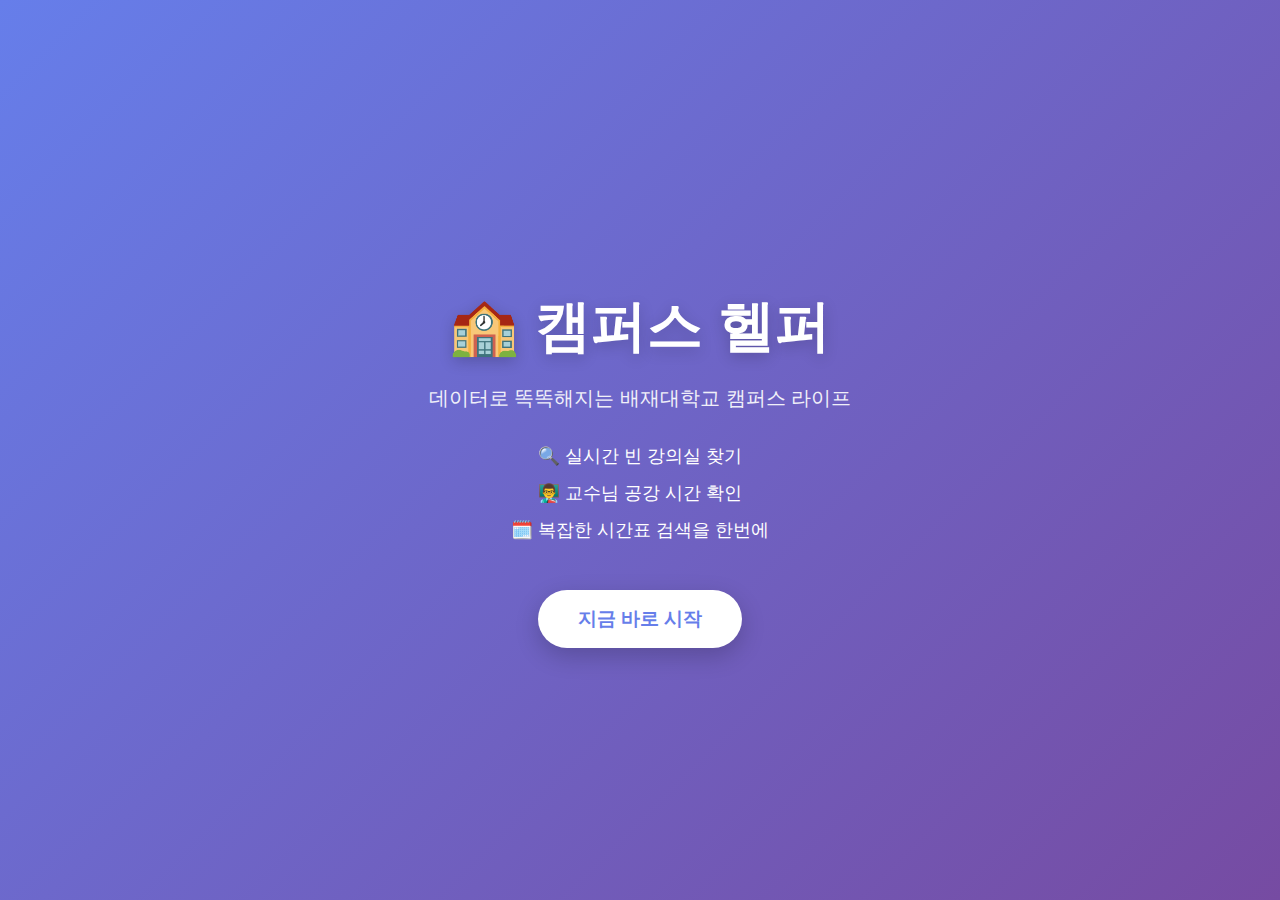
<file: index.html>
<!DOCTYPE html>
<html lang="ko">
<head>
    <meta charset="UTF-8">
    <meta name="viewport" content="width=device-width, initial-scale=1.0">
    <title>캠퍼스 헬퍼 - 배재대학교</title>
    <link rel="stylesheet" href="landing.css">
</head>
<body>
    <div class="landing-container">
        <div class="landing-content">
            <h1 class="landing-title">🏫 캠퍼스 헬퍼</h1>
            <p class="landing-subtitle">데이터로 똑똑해지는 배재대학교 캠퍼스 라이프</p>
            <div class="features">
                <span class="feature">🔍 실시간 빈 강의실 찾기</span>
                <span class="feature">👨‍🏫 교수님 공강 시간 확인</span>
                <span class="feature">🗓️ 복잡한 시간표 검색을 한번에</span>
            </div>
            <a href="app.html" class="landing-button">지금 바로 시작</a>
        </div>
    </div>
</body>
</html>
</file>
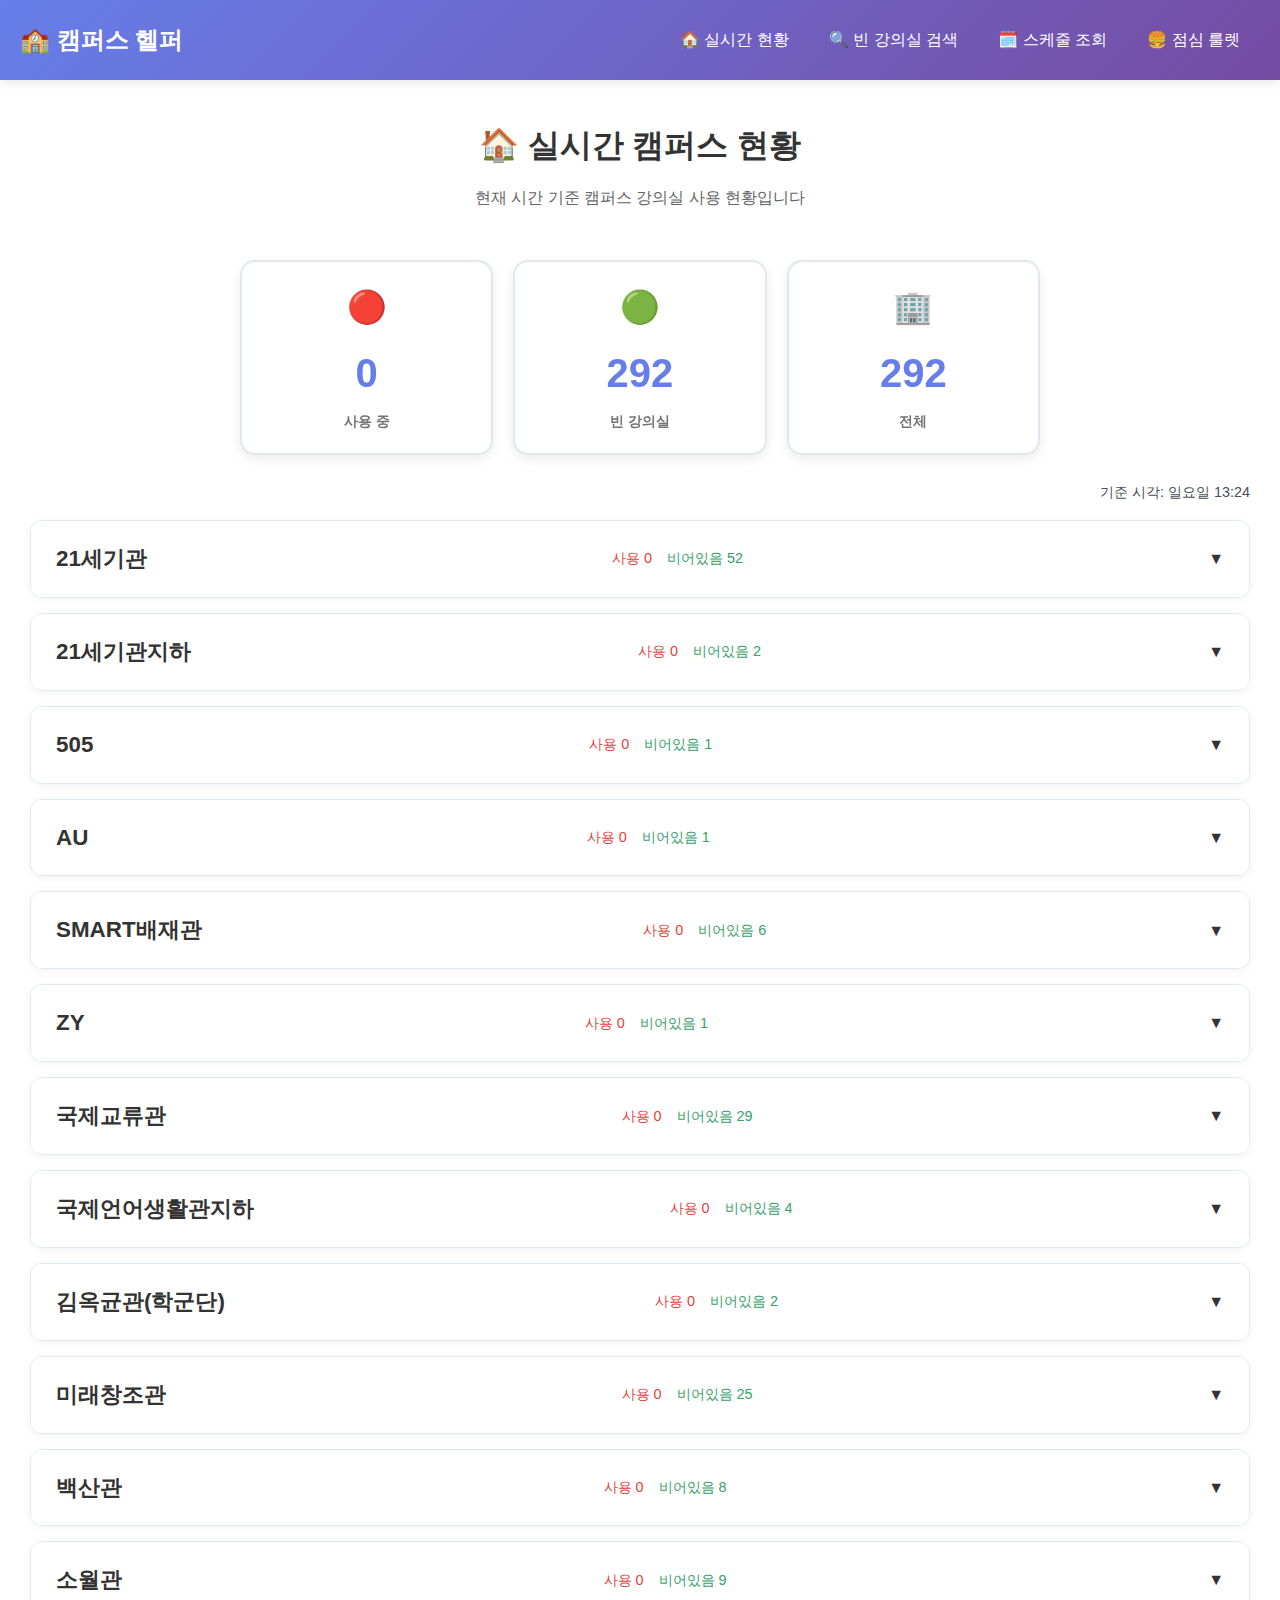
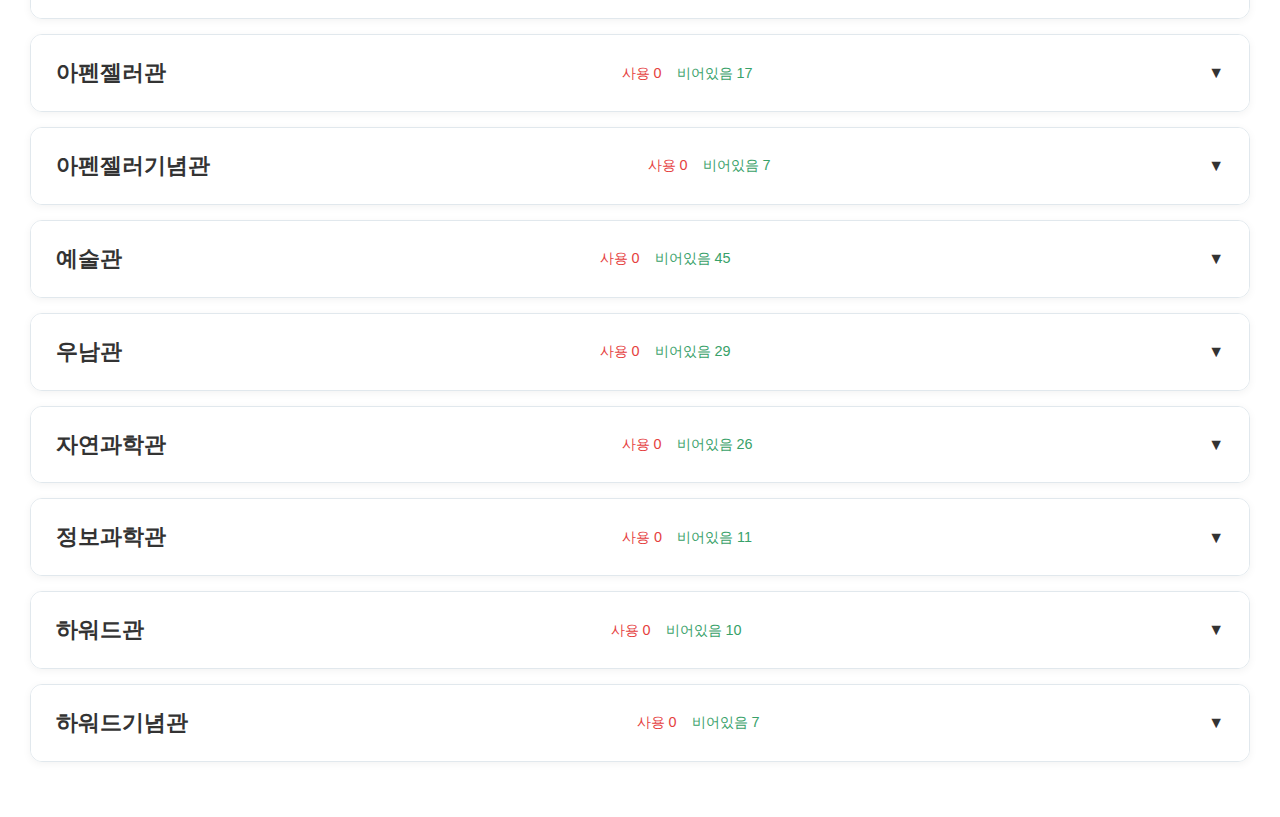
<file: app.html>
<!DOCTYPE html>
<html lang="ko">
<head>
    <meta charset="UTF-8">
    <meta name="viewport" content="width=device-width, initial-scale=1.0">
    <title>캠퍼스 헬퍼 - 배재대학교</title>
    <link rel="stylesheet" href="style.css">
</head>
<body>
    <div id="loading-indicator">
        <div class="spinner"></div>
        <p style="margin-top: 20px; color: #667eea; font-size: 1.1rem; font-weight: 600;">데이터를 불러오는 중...</p>
    </div>
    <div class="container">
        <nav>
            <div class="nav-container">
                <div class="nav-brand" data-target="home" style="cursor: pointer;">🏫 캠퍼스 헬퍼</div>
                <button id="menu-toggle" aria-label="메뉴 열기/닫기" aria-expanded="false">☰</button>
                <ul class="nav-links">
                    <li><a class="nav-link active" data-target="home">🏠 실시간 현황</a></li>
                    <li><a class="nav-link" data-target="search">🔍 빈 강의실 검색</a></li>
                    <li><a class="nav-link" data-target="schedule">🗓️ 스케줄 조회</a></li>
                    <li><a class="nav-link" data-target="roulette">🍔 점심 룰렛</a></li>
                </ul>
            </div>
        </nav>

        <main>
            <!-- 스케줄 조회 섹션 -->
            <section id="schedule" class="section-hidden">
                <h1 class="section-title">🗓️ 스케줄 조회</h1>
                <div class="search-form-container">
                    <div class="schedule-form">
                        <div class="form-group">
                            <label for="schedule-type">검색 유형</label>
                            <select id="schedule-type">
                                <option value="subject">과목명</option>
                                <option value="professor">교수명</option>
                                <option value="classroom">강의실</option>
                            </select>
                        </div>
                        <div class="form-group" id="search-input-group">
                            <label for="schedule-query">검색어</label>
                            <input type="text" id="schedule-query" placeholder="검색어 입력">
                        </div>
                        <div class="form-group" id="professor-select-group" style="display:none;">
                            <label for="professor-select">교수명</label>
                            <select id="professor-select">
                                <option value="">교수님을 선택하세요</option>
                            </select>
                        </div>
                        <div class="form-group" id="schedule-classroom-select-group" style="display:none;">
                            <label for="schedule-classroom-select">강의실</label>
                            <select id="schedule-classroom-select">
                                <option value="">강의실을 선택하세요</option>
                            </select>
                        </div>
                        <div class="form-group">
                            <label for="schedule-day-filter">요일</label>
                            <select id="schedule-day-filter">
                                <option value="">전체</option>
                                <option value="MON">월요일</option>
                                <option value="TUE">화요일</option>
                                <option value="WED">수요일</option>
                                <option value="THU">목요일</option>
                                <option value="FRI">금요일</option>
                                <option value="SAT">토요일</option>
                            </select>
                        </div>
                        <button class="btn" id="schedule-search-button">검색</button>
                    </div>
                </div>
                <div id="schedule-results"></div>
                <div id="online-courses-list"></div>
            </section>
            <!-- 빈 강의실 검색 섹션 -->
            <section id="search" class="section-hidden">
                <h1 class="section-title">🔍 빈 강의실 검색</h1>
                <div class="search-form-container">
                    <div class="search-form">
                        <div class="form-group">
                            <label for="day-select">요일</label>
                            <select id="day-select">
                                <option value="">요일 선택</option>
                                <option value="MON">월요일</option>
                                <option value="TUE">화요일</option>
                                <option value="WED">수요일</option>
                                <option value="THU">목요일</option>
                                <option value="FRI">금요일</option>
                                <option value="SAT">토요일</option>
                            </select>
                        </div>
                        <div class="form-group form-group-full-width">
                            <label for="time-select">시간</label>
                            <select id="time-select">
                                <option value="">시간 선택</option>
                                <option value="09:00">09:00</option>
                                <option value="10:00">10:00</option>
                                <option value="11:00">11:00</option>
                                <option value="12:00">12:00</option>
                                <option value="13:00">13:00</option>
                                <option value="14:00">14:00</option>
                                <option value="15:00">15:00</option>
                                <option value="16:00">16:00</option>
                                <option value="17:00">17:00</option>
                                <option value="18:00">18:00</option>
                                <option value="19:00">19:00</option>
                                <option value="20:00">20:00</option>
                                <option value="21:00">21:00</option>
                            </select>
                            <div class="time-buttons">
                                <button class="time-btn" data-time="09:00">09:00</button>
                                <button class="time-btn" data-time="10:00">10:00</button>
                                <button class="time-btn" data-time="11:00">11:00</button>
                                <button class="time-btn" data-time="12:00">12:00</button>
                                <button class="time-btn" data-time="13:00">13:00</button>
                                <button class="time-btn" data-time="14:00">14:00</button>
                                <button class="time-btn" data-time="15:00">15:00</button>
                                <button class="time-btn" data-time="16:00">16:00</button>
                                <button class="time-btn" data-time="17:00">17:00</button>
                                <button class="time-btn" data-time="18:00">18:00</button>
                                <button class="time-btn" data-time="19:00">19:00</button>
                                <button class="time-btn" data-time="20:00">20:00</button>
                                <button class="time-btn" data-time="21:00">21:00</button>
                            </div>
                        </div>
                        <div class="form-group">
                            <label for="classroom-select">강의실</label>
                            <select id="classroom-select">
                                <option value="">전체 강의실</option>
                            </select>
                        </div>
                        <div class="search-buttons">
                            <button class="btn" id="search-now-button">📍 지금 바로 검색</button>
                            <button class="btn" id="search-button">조건 검색</button>
                        </div>
                    </div>
                </div>
                <div id="search-results"></div>
            </section>

            <!-- 실시간 현황(홈) 섹션 -->
            <section id="home">
                <h1 class="section-title">🏠 실시간 캠퍼스 현황</h1>
                <p class="section-description">현재 시간 기준 캠퍼스 강의실 사용 현황입니다</p>
                <div id="current-stats"></div>
                <div id="current-rooms"></div>
            </section>

            <!-- 점심 룰렛 섹션 -->
            <section id="roulette" class="section-hidden">
                <h1 class="section-title">🍔 점심 룰렛</h1>
                <div class="roulette-intro">
                    <p class="roulette-description">
                        오늘 점심 메뉴를 정하지 못하셨나요?<br>
                        룰렛을 돌려서 맛있는 점심을 추천받아보세요!
                    </p>
                    <button class="btn btn-large" id="roulette-button">🎰 룰렛 돌리기</button>
                </div>
                <div id="roulette-result"></div>
            </section>
        </main>
    </div>

        <script src="script.js"></script>
    <script>
        if ('serviceWorker' in navigator) {
            window.addEventListener('load', () => {
                navigator.serviceWorker.register('/sw.js')
                    .then(registration => {
                        console.log('ServiceWorker registration successful with scope: ', registration.scope);
                    })
                    .catch(err => {
                        console.log('ServiceWorker registration failed: ', err);
                    });
            });
        }
    </script>
</body>
</html>
</file>
<file: landing.css>
body {
    margin: 0;
    font-family: 'Segoe UI', Tahoma, Geneva, Verdana, sans-serif;
    background: linear-gradient(135deg, #667eea 0%, #764ba2 100%);
    color: white;
    display: flex;
    justify-content: center;
    align-items: center;
    min-height: 100vh;
    text-align: center;
}

.landing-container {
    animation: fadeIn 1.5s ease-in-out;
}

.landing-title {
    font-size: 3.5rem;
    font-weight: 700;
    margin-bottom: 1rem;
    text-shadow: 0 4px 15px rgba(0,0,0,0.2);
}

.landing-subtitle {
    font-size: 1.25rem;
    margin-bottom: 2rem;
    opacity: 0.9;
}

.features {
    display: flex;
    flex-direction: column;
    gap: 0.8rem;
    margin-bottom: 3rem;
    font-size: 1.1rem;
    font-weight: 500;
}

.landing-button {
    display: inline-block;
    background: white;
    color: #667eea;
    padding: 1rem 2.5rem;
    border-radius: 50px;
    text-decoration: none;
    font-size: 1.2rem;
    font-weight: 600;
    box-shadow: 0 8px 25px rgba(0,0,0,0.2);
    transition: all 0.3s ease;
}

.landing-button:hover {
    transform: translateY(-5px);
    box-shadow: 0 12px 30px rgba(0,0,0,0.3);
}

@keyframes fadeIn {
    from { opacity: 0; transform: translateY(20px); }
    to { opacity: 1; transform: translateY(0); }
}

@media (max-width: 768px) {
    .landing-title {
        font-size: 2.5rem;
    }
    .landing-subtitle {
        font-size: 1rem;
    }
    .landing-button {
        padding: 0.8rem 2rem;
        font-size: 1rem;
    }
}
</file>
<file: style.css>
* {
            margin: 0;
            padding: 0;
            box-sizing: border-box;
        }

        html {
            overflow-y: auto;
            overflow-x: hidden;
        }

        body {
            font-family: 'Segoe UI', Tahoma, Geneva, Verdana, sans-serif;
            line-height: 1.6;
            color: #333;
            background: linear-gradient(135deg, #667eea 0%, #764ba2 100%);
            min-height: 100vh;
        }

        .container {
            max-width: 1400px;
            margin: 0 auto;
            background: white;
            min-height: 100vh;
            box-shadow: 0 0 30px rgba(0,0,0,0.1);
            overflow: visible;
        }

        /* Navigation Styles */
        nav {
            background: linear-gradient(135deg, #667eea 0%, #764ba2 100%);
            padding: 0;
            box-shadow: 0 2px 10px rgba(0,0,0,0.1);
        }

        .nav-container {
            display: flex;
            justify-content: space-between;
            align-items: center;
            padding: 15px 20px;
        }

        .nav-brand {
            color: white;
            font-size: 1.5rem;
            font-weight: 700;
        }

        .nav-links {
            display: flex;
            gap: 0;
            list-style: none;
        }

        .nav-link {
            padding: 12px 20px;
            color: white;
            text-decoration: none;
            cursor: pointer;
            transition: all 0.3s ease;
            border-radius: 8px;
            font-weight: 500;
            display: flex;
            align-items: center;
            gap: 8px;
        }

        .nav-link:hover {
            background: rgba(255,255,255,0.2);
            transform: translateY(-2px);
        }

        .nav-link.active {
            background: rgba(255,255,255,0.3);
            box-shadow: 0 2px 8px rgba(0,0,0,0.2);
        }

        /* Main Content Styles */
        main {
            padding: 40px 30px;
        }

        .section-hidden {
            display: none !important;
        }

        section {
            display: block;
            animation: fadeIn 0.5s ease-in-out;
        }

        @keyframes fadeIn {
            from { opacity: 0; transform: translateY(20px); }
            to { opacity: 1; transform: translateY(0); }
        }

        .section-title {
            font-size: 2rem;
            margin-bottom: 15px;
            color: #333;
            text-align: center;
            font-weight: 700;
        }

        .section-description {
            text-align: center;
            color: #666;
            font-size: 1rem;
            margin-bottom: 30px;
            line-height: 1.5;
        }

        /* Dashboard (Quick Access) */
        .dashboard-grid {
            display: grid;
            grid-template-columns: repeat(2, 1fr);
            gap: 12px;
            margin-bottom: 20px;
        }

        .dashboard-card {
            display: block;
            text-decoration: none;
            color: #333;
            background: linear-gradient(#f8f9ff, #f8f9ff) padding-box,
                        linear-gradient(135deg, #667eea, #764ba2) border-box;
            border: 2px solid transparent;
            border-radius: 14px;
            padding: 16px 14px;
            text-align: center;
            cursor: pointer;
            box-shadow: 0 6px 18px rgba(102, 126, 234, 0.15);
            transition: transform 0.2s ease, box-shadow 0.2s ease;
        }

        .dashboard-card:hover {
            transform: translateY(-3px);
            box-shadow: 0 12px 28px rgba(118, 75, 162, 0.25);
        }

        .dashboard-card:focus-visible {
            outline: none;
            box-shadow: 0 0 0 3px rgba(102, 126, 234, 0.35);
        }

        .dashboard-icon {
            font-size: 2rem;
            line-height: 1;
            margin-bottom: 8px;
        }

        .dashboard-card h3 {
            font-size: 1rem;
            font-weight: 700;
        }

        /* Tablet/Desktop layout for dashboard */
        @media (min-width: 768px) {
            .dashboard-grid {
                grid-template-columns: repeat(4, 1fr);
                gap: 16px;
                margin-bottom: 24px;
            }
            .dashboard-card h3 {
                font-size: 1.05rem;
            }
        }

        /* Form Styles */
        .form-group {
            margin-bottom: 20px;
        }

        .form-group label {
            display: block;
            margin-bottom: 8px;
            font-weight: 600;
            color: #555;
        }

        .form-group select,
        .form-group input {
            width: 100%;
            padding: 12px 16px;
            border: 2px solid #e1e8ed;
            border-radius: 10px;
            font-size: 16px;
            transition: all 0.3s ease;
        }

        .form-group select:focus,
        .form-group input:focus {
            outline: none;
            border-color: #667eea;
            box-shadow: 0 0 0 3px rgba(102, 126, 234, 0.1);
        }

        /* Button Styles */
        .btn {
            background: linear-gradient(135deg, #667eea 0%, #764ba2 100%);
            color: white;
            border: none;
            padding: 12px 24px;
            border-radius: 10px;
            font-size: 16px;
            font-weight: 600;
            cursor: pointer;
            transition: all 0.3s ease;
            margin: 10px 5px;
        }

        .btn:hover {
            transform: translateY(-2px);
            box-shadow: 0 8px 25px rgba(102, 126, 234, 0.3);
        }

        .btn-large {
            padding: 20px 40px;
            font-size: 1.2rem;
            margin: 20px auto;
            display: block;
        }

        /* Time Buttons */
        /* 시간 버튼을 포함하는 form-group을 전체 너비로 */
        .search-form .form-group-full-width {
            grid-column: 1 / -1;
        }

        .time-buttons {
            display: grid;
            grid-template-columns: repeat(4, 1fr);
            gap: 8px;
            margin-top: 12px;
        }

        @media (min-width: 768px) {
            .time-buttons {
                grid-template-columns: repeat(7, 1fr);
            }
        }

        .time-btn {
            padding: 12px 16px;
            border: 2px solid #e1e8ed;
            border-radius: 8px;
            background: white;
            color: #555;
            font-size: 14px;
            font-weight: 500;
            cursor: pointer;
            transition: all 0.3s ease;
        }

        .time-btn:hover {
            border-color: #667eea;
            background: #f8f9ff;
            color: #667eea;
        }

        .time-btn.active {
            background: linear-gradient(135deg, #667eea 0%, #764ba2 100%);
            border-color: #667eea;
            color: white;
        }

        /* Card Styles */
        .card-grid {
            display: grid;
            grid-template-columns: repeat(auto-fill, minmax(280px, 1fr));
            gap: 20px;
            margin-top: 30px;
        }

        .card {
            background: white;
            border: 2px solid #e1e8ed;
            border-radius: 12px;
            padding: 20px;
            transition: all 0.3s ease;
            box-shadow: 0 2px 8px rgba(0,0,0,0.1);
        }

        .card:hover {
            transform: translateY(-5px);
            box-shadow: 0 8px 25px rgba(0,0,0,0.15);
            border-color: #667eea;
        }

        .card-title {
            font-size: 1.1rem;
            font-weight: 600;
            margin-bottom: 10px;
            color: #333;
        }

        .card-content {
            color: #666;
            font-size: 0.95rem;
        }

/* Home Section */
#home {
    padding: 0;
    text-align: center;
}

.hero-section {
    background: linear-gradient(135deg, #667eea 0%, #764ba2 100%);
    color: white;
    padding: 60px 20px;
    border-radius: 0 0 30px 30px;
    box-shadow: 0 10px 30px rgba(0,0,0,0.1);
}

.hero-content h1 {
    font-size: 3rem;
    font-weight: 800;
    margin-bottom: 10px;
    text-shadow: 0 2px 4px rgba(0,0,0,0.2);
}

.hero-content p {
    font-size: 1.2rem;
    margin-bottom: 30px;
    opacity: 0.9;
}

.quick-links {
    display: grid;
    grid-template-columns: repeat(auto-fit, minmax(250px, 1fr));
    gap: 25px;
    padding: 40px 20px;
    max-width: 1200px;
    margin: -50px auto 0;
    position: relative;
    z-index: 10;
}

.quick-link-card {
    background: white;
    padding: 25px;
    border-radius: 15px;
    box-shadow: 0 8px 25px rgba(0,0,0,0.08);
    text-align: left;
    text-decoration: none;
    color: #333;
    transition: all 0.3s ease;
    border: 1px solid #e2e8f0;
}

.quick-link-card:hover {
    transform: translateY(-8px);
    box-shadow: 0 12px 35px rgba(0,0,0,0.12);
    border-color: #667eea;
}

.quick-link-card .link-icon {
    font-size: 2.5rem;
    margin-bottom: 15px;
    background: linear-gradient(135deg, #667eea, #764ba2);
    -webkit-background-clip: text;
    background-clip: text;
    -webkit-text-fill-color: transparent;
}

.quick-link-card h3 {
    font-size: 1.3rem;
    font-weight: 700;
    margin-bottom: 8px;
}

.quick-link-card p {
    font-size: 0.95rem;
    color: #666;
    line-height: 1.5;
}

/* Stats */
.stats-container {
    display: grid;
    grid-template-columns: repeat(auto-fit, minmax(180px, 1fr));
    gap: 20px;
    max-width: 800px;
    margin: 0 auto;
}

.stat-card {
    background: rgba(255, 255, 255, 0.15);
    backdrop-filter: blur(10px);
    padding: 20px;
    border-radius: 15px;
    text-align: center;
    border: 1px solid rgba(255, 255, 255, 0.2);
}

.stat-number {
    font-size: 2.2rem;
    font-weight: 700;
    margin-bottom: 5px;
}

.stat-label {
    font-size: 0.9rem;
    opacity: 0.9;
}

/* General Card Styles */
.card {
    background: white;
    border-radius: 15px;
    box-shadow: 0 5px 20px rgba(0,0,0,0.07);
    padding: 20px;
    transition: all 0.3s ease;
    border: 1px solid #e2e8f0;
    /* 성능 최적화 */
    will-change: transform, box-shadow;
}

.card:hover {
    transform: translateY(-5px);
    box-shadow: 0 8px 25px rgba(0,0,0,0.15);
    border-color: #667eea;
}

.card-title {
    font-size: 1.1rem;
    font-weight: 600;
    margin-bottom: 10px;
    color: #333;
}

.card-content {
    color: #666;
    font-size: 0.95rem;
}        .stat-icon {
            font-size: 1.8rem;
            margin-bottom: 10px;
        }

        /* Roulette Result */
        .roulette-result {
            background: linear-gradient(135deg, #ff6b6b 0%, #ee5a52 100%);
            color: white;
            padding: 40px;
            border-radius: 20px;
            text-align: center;
            margin-top: 30px;
            box-shadow: 0 10px 30px rgba(255, 107, 107, 0.3);
        }

        .roulette-result h3 {
            font-size: 2rem;
            margin-bottom: 15px;
        }

        .roulette-result p {
            font-size: 1.2rem;
            opacity: 0.9;
        }

        .roulette-thinking {
            display: flex;
            flex-direction: column;
            align-items: center;
            gap: 15px;
            padding: 40px;
        }

        .roulette-thinking p {
            font-size: 1.2rem;
            color: #667eea;
            font-weight: 600;
        }

        .roulette-final-result {
            text-align: center;
        }

        .roulette-final-result p {
            font-size: 1.1rem;
            color: #666;
            margin-bottom: 10px;
        }

        .selected-menu {
            font-size: 2.5rem;
            font-weight: 800;
            background: linear-gradient(135deg, #667eea, #764ba2);
            -webkit-background-clip: text;
            -webkit-text-fill-color: transparent;
            background-clip: text;
            margin: 0;
        }

        .roulette-intro {
            text-align: center;
        }

        .roulette-description {
            font-size: 1.2rem;
            margin-bottom: 30px;
            color: #666;
        }

        /* Search Container */
        .search-form-container {
            background: #f8f9ff;
            padding: 25px;
            border-radius: 15px;
            margin-bottom: 30px;
            border: 1px solid #e1e8ed;
            box-shadow: 0 4px 12px rgba(0,0,0,0.05);
        }

        .search-form, .schedule-form {
            display: grid;
            grid-template-columns: repeat(auto-fit, minmax(200px, 1fr));
            gap: 20px;
            align-items: end;
        }
        
        .search-form .btn, .schedule-form .btn {
            grid-column: 1 / -1; /* 버튼을 항상 맨 아래 전체 너비로 */
        }

        @media (min-width: 768px) {
            .search-form .btn, .schedule-form .btn {
                grid-column: auto; /* 데스크톱에서는 원래대로 */
            }
        }

        .search-info {
            background: #e8f4fd;
            border: 1px solid #bee5eb;
            border-radius: 10px;
            padding: 15px 20px;
            margin-bottom: 20px;
            font-size: 0.95rem;
            color: #0c5460;
        }

        .search-info p {
            margin: 5px 0;
        }

        /* No Results / Empty State */
        .no-results {
            text-align: center;
            padding: 80px 30px;
            background: linear-gradient(135deg, #f8f9ff 0%, #f0f4ff 100%);
            border-radius: 20px;
            margin: 30px 0;
            border: 2px dashed #d0d9e8;
        }

        .no-results-icon {
            font-size: 5rem;
            margin-bottom: 20px;
            animation: bounce 2s infinite;
        }

        @keyframes bounce {
            0%, 100% { transform: translateY(0); }
            50% { transform: translateY(-10px); }
        }

        .no-results-title {
            font-size: 1.5rem;
            font-weight: 600;
            color: #333;
            margin-bottom: 10px;
        }

        .no-results-subtitle {
            font-size: 1rem;
            color: #777;
            margin: 0;
        }

        /* Search Buttons */
        .search-buttons {
            display: grid;
            grid-template-columns: 1fr 1fr;
            gap: 10px;
            grid-column: 1 / -1;
        }

        @media (max-width: 768px) {
            .search-buttons {
                grid-template-columns: 1fr;
            }
        }

        /* 교수님 시간표 스타일 */
        .timetable-container {
            background: #f8f9fa;
            border-radius: 15px;
            padding: 20px;
            box-shadow: 0 8px 25px rgba(0,0,0,0.1);
            margin-top: 30px;
            border: 2px solid #e1e8ed;
            overflow-x: auto; /* 기본값: 필요 시 가로 스크롤 */
            -webkit-overflow-scrolling: touch;
        }

        /* 시간표 자동 축소용 래퍼: 내부 그리드를 절대 위치로 두고, 래퍼 높이에 스케일 반영 */
        .timetable-scale-wrap {
            position: relative;
            width: 100%;
            overflow: hidden; /* 스케일 후 넘침 제거 */
            min-height: 500px; /* 최소 높이를 지정하여 밀림 현상 방지 */
        }

        .timetable-scale-wrap > .timetable-grid-30 {
            position: absolute;
            left: 0;
            top: 0;
            transform-origin: top left;
        }

        .timetable-header {
            text-align: center;
            margin-bottom: 20px;
            padding: 20px;
            background: linear-gradient(135deg, #667eea 0%, #764ba2 100%);
            color: white;
            border-radius: 12px;
            box-shadow: 0 4px 15px rgba(102, 126, 234, 0.3);
        }

        .timetable-header h3 {
            margin: 0;
            font-size: 1.3rem;
            font-weight: 700;
            letter-spacing: 0.5px;
        }

        /* MOBILE-FIRST: 비율형 시간표 (30분 단위) - 그리드 유지 */
        .timetable-grid-30 {
            display: grid;
            grid-template-columns: 60px repeat(5, minmax(120px, 1fr));
            grid-template-rows: 44px repeat(26, var(--slot-height, 28px));
            gap: 0;
            background: #f8f9fa; /* 성능 최적화: CSS로 빈 슬롯 배경 처리 */
            border-radius: 10px;
            overflow: hidden;
            border: 1px solid #cfd4da;
            min-width: 720px; /* 월~금 5열 + 시간 라벨 1열 기본 최소 너비 */
            position: relative;
        }
        
        /* 성능 최적화: 빈 슬롯 배경을 CSS로 처리 (DOM 요소 130개 제거) */
        .timetable-grid-30::before {
            content: '';
            position: absolute;
            top: 44px;
            left: 60px;
            right: 0;
            bottom: 0;
            background: 
                repeating-linear-gradient(
                    to right,
                    transparent 0,
                    transparent calc((100% - 60px) / 5),
                    #e9ecef calc((100% - 60px) / 5),
                    #e9ecef calc((100% - 60px) / 5 + 1px)
                );
            opacity: 0.3;
            pointer-events: none;
            z-index: 0;
        }

        .timetable-header-cell,
        .time-label {
            display: flex;
            align-items: center;
            justify-content: center;
            background: #f8f9fa;
            color: #495057;
            padding: 8px;
            font-weight: 700;
            font-size: 0.85rem;
            border-right: 1px solid #e9ecef;
            border-bottom: 1px solid #e9ecef;
        }

        .class-block {
            background: white;
            border: 2px solid #667eea;
            border-left: 5px solid #667eea;
            border-radius: 8px;
            padding: 12px;
            font-size: 0.9rem;
            display: flex;
            flex-direction: column;
            gap: 4px;
            box-shadow: 0 2px 10px rgba(102, 126, 234, 0.15);
            transition: all 0.3s ease;
            position: relative;
            background: linear-gradient(to right, #f8f9ff 0%, white 100%);
            /* 성능 최적화: 애니메이션 성능 향상 */
            will-change: transform, box-shadow;
            contain: layout style;
        }

        /* 모바일/데스크톱 공통: 블록 상단 라벨은 사용하지 않음 (헤더/라벨 그리드로 대체) */
        .class-block::before { display: none; }

        .class-block:hover {
            transform: translateY(-3px);
            box-shadow: 0 6px 20px rgba(102, 126, 234, 0.3);
            border-color: #764ba2;
        }

        .class-subject {
            font-weight: 700;
            font-size: 1.05rem;
            color: #333;
            line-height: 1.3;
            margin-bottom: 0;
        }

        .class-room {
            font-size: 0.85rem;
            color: #666;
            line-height: 1.4;
            margin-top: 4px;
        }

        /* 아이콘 제거로 더 깔끔한 UI */
        .class-room::before {
            content: "";
        }

        .class-prof {
            display: none; /* 교수명 숨김 */
        }

        .class-prof::before {
            content: "";
        }

        .free-slot-block {
            background-color: #f0fdf4; /* Light green */
            border: 2px dashed #86efac; /* Dashed green border */
            border-radius: 8px;
            padding: 10px;
            font-size: 0.9rem;
            display: flex;
            align-items: center;
            justify-content: center;
            box-shadow: inset 0 0 10px rgba(134, 239, 172, 0.1);
            transition: all 0.3s ease;
            opacity: 0.8;
        }

        .free-slot-block:hover {
            opacity: 1;
            background-color: #dcfce7;
            border-style: solid;
        }

        .free-slot-text {
            font-weight: 600;
            color: #166534; /* Dark green */
        }

        /* 성능 최적화: 빈 슬롯은 CSS로 처리하므로 DOM 요소 불필요 */
        .empty-slot-block {
            display: none;
        }

        .empty-slot-text {
            display: none;
        }

        /* MOBILE-FIRST: 기존 고정 그리드 시간표 - 세로 리스트 */
        .timetable-grid {
            display: flex;
            flex-direction: column;
            gap: 8px;
            background: transparent;
        }

        .time-header,
        .day-header {
            display: none; /* 모바일에서는 헤더 숨김 */
        }

        .time-slot {
            background: white;
            border: 1px solid #e1e8ed;
            border-radius: 10px;
            padding: 14px;
            display: flex;
            flex-direction: column;
            gap: 6px;
            font-size: 0.9rem;
            box-shadow: 0 2px 6px rgba(0,0,0,0.06);
        }

        .time-slot.has-class {
            background: linear-gradient(135deg, #667eea15, #764ba215);
            border-left: 4px solid #667eea;
            transition: all 0.25s ease;
        }

        .time-slot.has-class:hover {
            background: linear-gradient(135deg, #667eea25, #764ba225);
            transform: translateY(-2px);
            box-shadow: 0 4px 12px rgba(102, 126, 234, 0.2);
        }

        .timetable-stats {
            display: grid;
            grid-template-columns: repeat(auto-fit, minmax(120px, 1fr));
            gap: 12px;
            margin-bottom: 20px;
        }

        .timetable-stat {
            background: white;
            padding: 15px 12px;
            border-radius: 10px;
            text-align: center;
            border: 2px solid #e9ecef;
            box-shadow: 0 2px 8px rgba(0,0,0,0.05);
            transition: all 0.3s ease;
            /* 성능 최적화 */
            will-change: transform, box-shadow;
        }

        .timetable-stat:hover {
            transform: translateY(-2px);
            box-shadow: 0 4px 12px rgba(102, 126, 234, 0.15);
            border-color: #667eea;
        }

        .timetable-stat-number {
            font-size: 1.8rem;
            font-weight: 800;
            background: linear-gradient(135deg, #667eea, #764ba2);
            -webkit-background-clip: text;
            -webkit-text-fill-color: transparent;
            background-clip: text;
            margin-bottom: 4px;
        }

        .timetable-stat-label {
            font-size: 0.85rem;
            color: #6c757d;
            font-weight: 600;
        }

        .stat-icon {
            font-size: 2rem;
            margin-bottom: 8px;
            display: block;
        }

        .no-results {
            text-align: center;
            padding: 50px 20px;
            background-color: #f8f9ff;
            border-radius: 15px;
            margin-top: 30px;
        }

.no-results-icon {
    font-size: 3rem;
    margin-bottom: 15px;
}

.no-results p {
    font-size: 1.1rem;
    color: #6c757d;
    font-weight: 500;
}

        /* DESKTOP: 가로 그리드 레이아웃 복원 (768px+) */
        @media (min-width: 768px) {
            .timetable-container {
                padding: 30px;
                max-width: 1100px;
                margin-left: auto;
                margin-right: auto;
            }

            .timetable-header h3 {
                font-size: 1.6rem;
            }

            .timetable-stats {
                grid-template-columns: repeat(auto-fit, minmax(150px, 1fr));
                gap: 20px;
                margin-bottom: 30px;
            }

            .timetable-stat {
                padding: 18px 15px;
            }

            .timetable-stat-number {
                font-size: 2rem;
            }

            .timetable-stat-label {
                font-size: 0.9rem;
            }

            .timetable-grid-30 {
                --slot-height: 40px; /* 데스크톱에서 더 넉넉한 높이 */
            }

            /* 비율형 시간표: 30분 그리드 복원 */
            .timetable-grid-30 {
                display: grid;
                grid-template-columns: 90px repeat(5, 1fr);
                grid-template-rows: 55px repeat(26, var(--slot-height, 45px));
                gap: 0;
                background: #dee2e6;
                border-radius: 12px;
                overflow: hidden;
                box-shadow: 0 4px 15px rgba(0,0,0,0.1);
                border: 2px solid #adb5bd;
            }

            .timetable-header-cell,
            .time-label {
                display: flex;
                align-items: center;
                justify-content: center;
                background: linear-gradient(135deg, #667eea, #764ba2);
                color: white;
                padding: 12px 8px;
                font-weight: 700;
                font-size: 1rem;
                border-right: 1px solid rgba(255,255,255,0.2);
                border-bottom: 1px solid rgba(255,255,255,0.2);
            }

            .timetable-header-cell:last-child {
                border-right: none;
            }

            .time-label {
                background: #f8f9fa;
                color: #495057;
                font-size: 0.9rem;
                font-weight: 700;
                border-right: 2px solid #dee2e6;
                border-bottom: 1px solid #dee2e6;
            }

            .class-block {
                background: linear-gradient(135deg, #5a67d8cc 0%, #6b46c1cc 100%);
                color: #fff;
                padding: 8px 8px 6px 10px;
                font-size: 1.04rem;
                border-radius: 8px;
                box-shadow: 0 2px 8px rgba(0,0,0,0.18), 0 0 0 2px #fff2 inset;
                margin: 2px;
                overflow: hidden;
                display: flex;
                flex-direction: column;
                justify-content: flex-start;
                gap: 4px;
                z-index: 2;
                border: 1.5px solid #fff6;
                min-width: 0;
                min-height: 38px;
            }

        .class-block:hover {
            background: linear-gradient(135deg, #764ba2, #667eea);
            box-shadow: inset 0 0 0 2px rgba(255,255,255,0.5),
                        0 4px 12px rgba(0,0,0,0.25);
            transform: scale(1.02);
            z-index: 10;
            cursor: pointer;
        }

        .class-block > div {
            text-shadow: 0 1px 3px rgba(0, 0, 0, 0.4);
        }
        
        /* 데스크톱: 요일/시간 라벨 숨김 (그리드로 표현) */
            .class-block::before {
                display: none;
            }

            .class-subject {
                font-size: 1.12rem;
                font-weight: 800;
                color: #fff;
                line-height: 1.3;
                word-break: break-all;
                overflow-wrap: break-word;
                white-space: normal;
                padding-bottom: 0;
                z-index: 3;
                text-shadow: 0 2px 4px #000a, 0 1px 2px #0007;
                letter-spacing: -0.01em;
                margin-bottom: 0;
                display: block;
                max-height: none;
            }

            .class-room {
                font-size: 0.85rem;
                color: #ffe;
                line-height: 1.3;
                word-break: break-all;
                z-index: 2;
                text-shadow: 0 1px 2px #0005;
                margin-top: 4px;
            }

            .class-room::before {
                content: "";
            }

            .class-prof {
                display: none; /* 교수명 숨김 */
            }

            .class-prof::before {
                content: "";
            }

            /* 기존 고정 그리드 시간표: 가로 그리드 복원 */
            .timetable-grid {
                display: grid;
                grid-template-columns: 100px repeat(5, 1fr);
                gap: 1px;
                background: #e1e8ed;
                border-radius: 10px;
                overflow: hidden;
            }

            .time-header,
            .day-header {
                display: flex;
                align-items: center;
                justify-content: center;
                background: #f8f9fa;
                padding: 15px 10px;
                font-weight: 600;
                color: #495057;
            }

            .time-slot {
                background: white;
                min-height: 60px;
                border: none;
                border-radius: 0;
                padding: 8px;
                display: flex;
                align-items: center;
                justify-content: center;
                font-size: 0.9rem;
                font-weight: 500;
                box-shadow: none;
            }

            .time-slot.has-class {
                background: linear-gradient(135deg, #667eea20, #764ba220);
                border-left: 4px solid #667eea;
                flex-direction: column;
                cursor: pointer;
            }

            .time-slot.has-class:hover {
                background: linear-gradient(135deg, #667eea40, #764ba240);
                transform: scale(1.02);
            }

            .class-subject {
                font-weight: 600;
                font-size: 0.85rem;
                text-align: center;
                margin-bottom: 4px;
            }

            .class-room {
                font-size: 0.78rem;
                text-align: center;
                margin-top: 4px;
            }
            
            .class-room::before {
                content: "";
            }
        }

        /* Responsive Design */
        @media (max-width: 768px) {
            .nav-container {
                flex-direction: row;
                flex-wrap: wrap;
                justify-content: space-between;
                align-items: center;
            }

            .nav-links {
                order: 3;
                width: 100%;
                flex-wrap: wrap;
                justify-content: center;
            }

            main {
                padding: 30px 15px;
            }

            .section-title {
                font-size: 1.5rem;
                margin-bottom: 15px;
            }

            .section-description {
                font-size: 0.95rem;
            }
            
            .stats-container {
                grid-template-columns: repeat(3, 1fr);
                gap: 10px;
            }

            .stat-card {
                padding: 20px 10px;
            }

            .stat-number {
                font-size: 2rem;
            }

            .time-buttons {
                grid-template-columns: repeat(auto-fit, minmax(120px, 1fr));
            }

            .search-form {
                grid-template-columns: 1fr;
                gap: 15px;
            }

            /* 모바일에서 검색 폼 요소 크기 */
            .form-group label {
                font-size: 0.95rem;
                margin-bottom: 6px;
            }

            .form-group select,
            .form-group input {
                font-size: 1rem;
                padding: 12px;
            }

            /* 카드 그리드 모바일 최적화 */
            .card-grid {
                grid-template-columns: 1fr;
                gap: 15px;
            }

            .card {
                padding: 15px;
            }

            .card-title {
                font-size: 1.1rem;
            }

            /* 검색 결과 카드 */
            .schedule-card {
                padding: 15px;
            }

            .schedule-info {
                font-size: 0.9rem;
            }

            /* 터치 영역 확보 및 하이라이트 제거 */
            .btn, .time-btn, .nav-link, .dashboard-card {
                min-height: 48px;
                display: inline-flex;
                align-items: center;
                justify-content: center;
                -webkit-tap-highlight-color: transparent;
                font-size: 1rem;
            }

            /* 모바일에서 빈 결과 메시지 */
            .no-results {
                padding: 60px 20px;
            }

            .no-results-icon {
                font-size: 4rem;
            }

            .no-results-title {
                font-size: 1.2rem;
            }

            .no-results-subtitle {
                font-size: 0.9rem;
            }

            /* 모바일에서는 가로 스크롤 허용 (시간표 가독성 우선) */
            .timetable-container {
                overflow-x: auto;
                padding: 15px;
                -webkit-overflow-scrolling: touch;
            }

            .timetable-title {
                font-size: 1.2rem;
            }

            .day-header {
                font-size: 0.75rem;
                padding: 8px 4px;
            }

            .time-label {
                font-size: 0.7rem;
                padding: 8px 4px;
            }

            .subject-block {
                font-size: 0.65rem;
                padding: 4px;
                min-height: 50px;
            }

            /* 모달 모바일 최적화 */
            .modal-content {
                width: 95%;
                max-width: 95vw;
                max-height: 85vh;
                padding: 20px;
                margin: 10px;
            }

            .modal-title {
                font-size: 1.3rem;
            }

            .modal-close {
                font-size: 2rem;
                width: 40px;
                height: 40px;
            }

            /* 모바일 시간표 블록 최적화 */
            .class-block {
                padding: 10px 8px;
                min-height: 60px;
            }
            
            .class-subject { 
                font-size: 1rem; 
                font-weight: 700;
            }
            
            .class-room { 
                font-size: 0.88rem;
            }
            
            /* 모바일 교수 통계 카드 1열 레이아웃 */
            .timetable-stats {
                grid-template-columns: 1fr;
                gap: 10px;
                margin-bottom: 20px;
            }
            
            .timetable-stat {
                padding: 12px;
            }
            
            .timetable-stat-number {
                font-size: 1.5rem;
            }
            
            .timetable-stat-label {
                font-size: 0.85rem;
            }
            
            /* 모바일 시간표 헤더 개선 */
            .timetable-header h3 {
                font-size: 1.3rem;
                line-height: 1.4;
                word-break: keep-all;
            }
            
            /* 모바일 시간표 그리드 최소 너비 조정 */
            .timetable-grid-30 {
                min-width: 560px; /* 모바일 최적화 (720px → 560px) */
            }

            /* 건물 상세 정보 모바일 최적화 */
            .building-details {
                padding: 15px;
                max-height: 500px;
            }

            .building-details h3 {
                font-size: 1.1rem;
            }

            .building-details ul {
                padding-left: 20px;
            }

            .building-details li {
                font-size: 0.9rem;
                padding: 8px 0;
            }

            /* 룰렛 섹션 모바일 최적화 */
            .roulette-intro,
            .roulette-description {
                font-size: 0.95rem;
                padding: 0 10px;
            }

            .roulette-thinking {
                font-size: 1.2rem;
                padding: 20px;
            }

            .roulette-final-result {
                padding: 20px;
            }

            .selected-menu {
                font-size: 1.5rem;
                padding: 15px;
            }

            /* 실시간 현황 카드 */
            .dashboard-card {
                padding: 15px;
            }

            .dashboard-card h3 {
                font-size: 1rem;
            }

            .time-display {
                font-size: 1.3rem;
            }

            .room-name {
                font-size: 0.9rem;
            }

            .room-info {
                font-size: 0.8rem;
            }
        }

        /* Tablet/Desktop layout for dashboard */
        @media (min-width: 768px) {
            .dashboard-grid {
                grid-template-columns: repeat(4, 1fr);
                gap: 16px;
                margin-bottom: 24px;
            }
            .dashboard-card h3 {
                font-size: 1.05rem;
            }
            .timetable-grid-30 {
                --slot-height: 34px; /* 조금 더 넉넉한 높이 */
            }
        }

/* --- 추가: 모바일 메뉴/기준 시각/버튼 개선 --- */
/* 모바일 메뉴 버튼 기본 스타일 */
#menu-toggle {
    background: transparent;
    border: 0;
    color: #fff;
    font-size: 1.6rem;
    line-height: 1;
    padding: 8px 12px;
    border-radius: 8px;
    cursor: pointer;
}
#menu-toggle:focus-visible {
    outline: none;
    box-shadow: 0 0 0 3px rgba(255,255,255,0.35);
}

/* 데스크톱에서 햄버거 버튼 숨김 */
@media (min-width: 768px) {
    #menu-toggle { display: none; }
}

/* 모바일 내비게이션 토글 동작 */
@media (max-width: 767px) {
    .nav-links { display: none; flex-direction: column; width: 100%; gap: 8px; padding: 10px 0; }
    nav.nav-open .nav-links { display: flex; }
    .nav-links .nav-link { width: 100%; }
}

/* 기준 시각 표시 스타일 */
.baseline-time {
    margin: 6px 0 16px;
    text-align: right;
    font-size: 0.9rem;
    color: #495057;
    font-weight: 500;
}

/* Modal Styles */
.modal-overlay {
    position: fixed;
    left: 0;
    top: 0;
    width: 100vw;
    height: 100vh;
    background: rgba(0, 0, 0, 0.35);
    z-index: 9999;
    display: flex;
    align-items: center;
    justify-content: center;
}

.modal-content {
    background: white;
    padding: 30px 20px;
    border-radius: 16px;
    max-width: 350px;
    width: 90vw;
    max-height: 80vh;
    overflow-y: auto;
    -webkit-overflow-scrolling: touch;
    box-shadow: 0 8px 30px rgba(0, 0, 0, 0.18);
    position: relative;
}

.modal-close {
    position: absolute;
    top: 10px;
    right: 10px;
    font-size: 1.3rem;
    background: none;
    border: none;
    cursor: pointer;
    color: #666;
    transition: color 0.2s;
}

.modal-close:hover {
    color: #333;
}

.modal-title {
    margin-bottom: 18px;
    font-size: 1.2rem;
    font-weight: 700;
    color: #333;
}

/* 실시간 현황용 통계 카드 (불투명) */
#home .stats-container {
    background: transparent;
    padding: 20px 0;
}

#home .stat-card {
    background: white;
    border: 2px solid #e1e8ed;
    box-shadow: 0 4px 12px rgba(0, 0, 0, 0.08);
}

#home .stat-icon {
    font-size: 2rem;
}

#home .stat-number {
    color: #667eea;
    font-size: 2.5rem;
}

#home .stat-label {
    color: #666;
    font-weight: 600;
}

/* --- 빈 강의실 검색 결과 그룹화 --- */
.search-results-grouped {
    margin-top: 30px;
}

.building-group {
    margin-bottom: 15px;
    border: 1px solid #e1e8ed;
    border-radius: 12px;
    overflow: hidden;
    box-shadow: 0 2px 8px rgba(0,0,0,0.05);
    transition: box-shadow 0.3s ease;
}

.building-group:has(.building-card.open) {
    box-shadow: 0 8px 25px rgba(102, 126, 234, 0.15);
}

.building-title {
    font-size: 1.2rem;
    font-weight: 700;
    color: #333;
    padding: 15px 20px;
    cursor: pointer;
    display: flex;
    justify-content: space-between;
    align-items: center;
    background-color: #fff;
    transition: background-color 0.2s ease;
}

.building-title.open, .building-title:hover {
    background-color: #f8f9ff;
}

.building-summary {
    display: flex;
    gap: 15px;
    font-size: 0.9rem;
    font-weight: 500;
}

.summary-occupied { color: #e53e3e; }
.summary-empty { color: #38a169; }

.arrow {
    font-size: 1rem;
    transition: transform 0.3s ease;
}

.building-card.open .arrow {
    transform: rotate(180deg);
}

.building-details {
    padding: 0 20px 20px 20px;
    background-color: #f8f9ff;
    border-top: 1px solid #e1e8ed;
    max-height: 600px;
    overflow-y: auto;
    -webkit-overflow-scrolling: touch;
}

.details-subtitle {
    font-size: 1rem;
    font-weight: 600;
    margin: 20px 0 15px;
    color: #555;
}

.empty-room-card {
    cursor: pointer;
}

/* 로딩 인디케이터 스타일 */
#loading-indicator {
    position: fixed;
    top: 0;
    left: 0;
    width: 100%;
    height: 100%;
    background-color: rgba(255, 255, 255, 0.8);
    z-index: 10000;
    display: flex;
    justify-content: center;
    align-items: center;
    opacity: 0;
    visibility: hidden;
    transition: opacity 0.3s, visibility 0.3s;
}

#loading-indicator.loading-visible {
    opacity: 1;
    visibility: visible;
}

.spinner {
    border: 6px solid #f3f3f3;
    border-top: 6px solid #667eea;
    border-radius: 50%;
    width: 50px;
    height: 50px;
    animation: spin 1s linear infinite;
}

@keyframes spin {
    0% { transform: rotate(0deg); }
    100% { transform: rotate(360deg); }
}

/* 모달이 열렸을 때 배경 스크롤 방지 */
body.modal-open {
    overflow: hidden;
}

/* 데스크톱에서 그룹 타이틀 크기 조정 */
@media (min-width: 768px) {
    .building-title {
        font-size: 1.4rem;
        padding: 20px 25px;
    }
}
</file>
